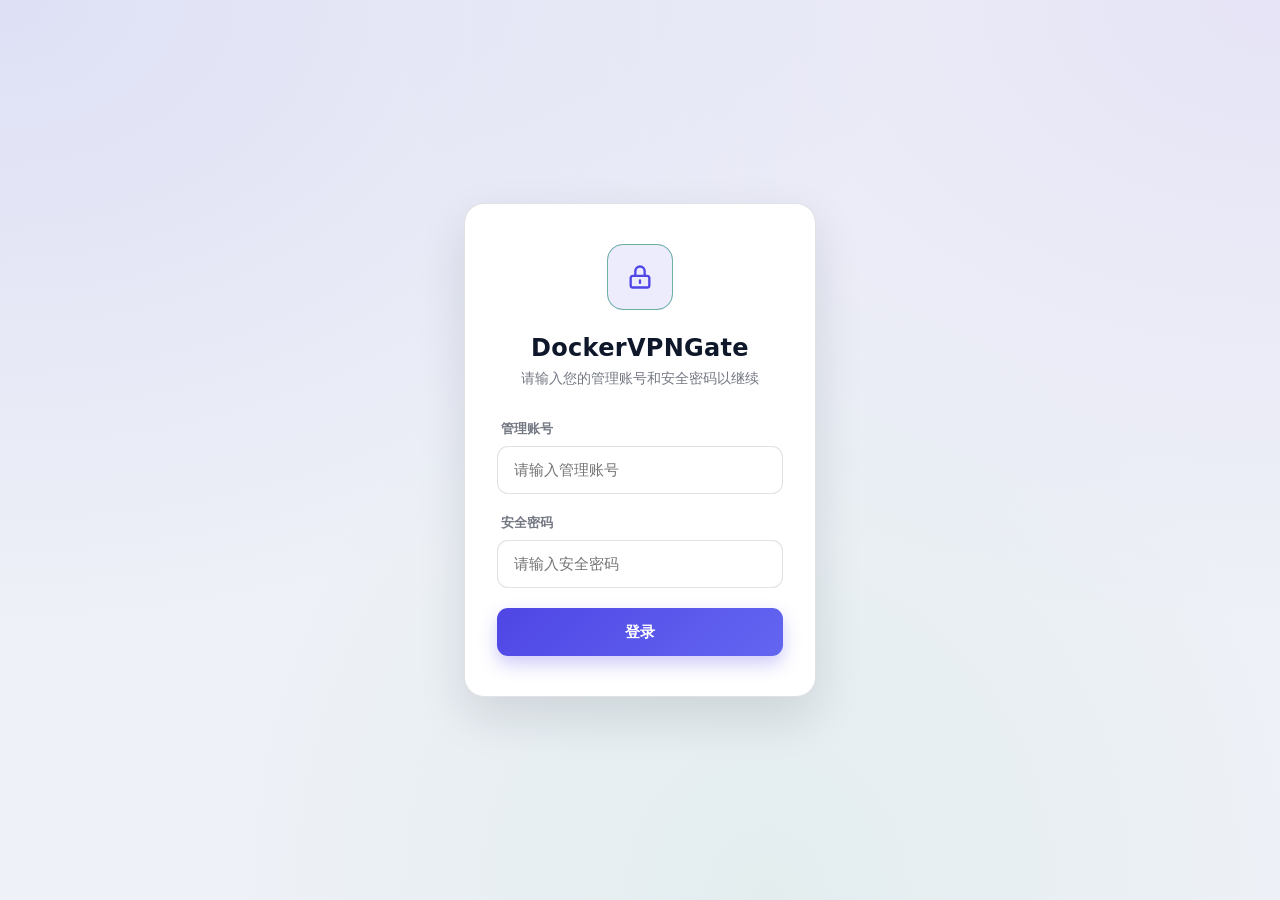
<file: web/login.html>
<!DOCTYPE html>
<html lang="zh-CN">
<head>
  <meta charset="UTF-8">
  <meta name="viewport" content="width=device-width, initial-scale=1.0">
  <title>DockerVPNGate - 安全登录</title>
  <style>
    :root {
      --bg: #eef1f7;
      --bg-surface: #ffffff;
      --border-color: rgba(15, 23, 42, 0.12);
      --text-primary: #0f172a;
      --text-secondary: rgba(15, 23, 42, 0.58);
      --primary: #4f46e5;
      --primary-2: #6366f1;
      --primary-gradient: linear-gradient(135deg, #4f46e5 0%, #6366f1 100%);
      --primary-hover: linear-gradient(135deg, #4338ca 0%, #4f46e5 100%);
      --success: #16a34a;
      --danger: #dc2626;
    }

    body {
      margin: 0;
      padding: 0;
      font-family: Inter, ui-sans-serif, system-ui, -apple-system, BlinkMacSystemFont, "Segoe UI", "PingFang SC", "Microsoft YaHei", sans-serif;
      background-color: var(--bg);
      background-image:
        radial-gradient(at 0% 0%, rgba(79, 70, 229, 0.10) 0px, transparent 50%),
        radial-gradient(at 100% 0%, rgba(124, 58, 237, 0.07) 0px, transparent 50%),
        radial-gradient(at 60% 100%, rgba(22, 163, 74, 0.05) 0px, transparent 50%);
      height: 100vh;
      display: flex;
      align-items: center;
      justify-content: center;
      overflow: hidden;
    }

    .login-container {
      width: 100%;
      max-width: 400px;
      padding: 24px;
      box-sizing: border-box;
    }

    .login-card {
      background: var(--bg-surface);
      border: 1px solid var(--border-color);
      border-radius: 20px;
      padding: 40px 32px;
      box-shadow: 0 20px 48px rgba(15, 23, 42, 0.12);
      text-align: center;
      transition: all 0.3s cubic-bezier(0.4, 0, 0.2, 1);
    }

    .brand-logo {
      width: 64px;
      height: 64px;
      background: rgba(79, 70, 229, 0.1);
      border: 1px solid rgba(79, 70, 229, 0.28);
      border-radius: 16px;
      display: flex;
      align-items: center;
      justify-content: center;
      margin: 0 auto 24px auto;
      color: var(--primary);
      position: relative;
    }

    .brand-logo::after {
      content: '';
      position: absolute;
      width: 100%;
      height: 100%;
      border-radius: 16px;
      border: 1px solid var(--success);
      opacity: 0.5;
      animation: ripple 2s infinite ease-out;
    }

    @keyframes ripple {
      0% { transform: scale(1); opacity: 0.5; }
      100% { transform: scale(1.3); opacity: 0; }
    }

    .login-title {
      font-size: 24px;
      font-weight: 700;
      color: var(--text-primary);
      margin: 0 0 8px 0;
      letter-spacing: 0.3px;
    }

    .login-subtitle {
      font-size: 14px;
      color: var(--text-secondary);
      margin: 0 0 32px 0;
    }

    .form-group {
      margin-bottom: 20px;
      text-align: left;
    }

    .form-label {
      display: block;
      font-size: 13px;
      font-weight: 600;
      color: var(--text-secondary);
      margin-bottom: 8px;
      margin-left: 4px;
    }

    .input-wrapper {
      position: relative;
    }

    .input-field {
      width: 100%;
      height: 48px;
      background: #ffffff;
      border: 1px solid var(--border-color);
      border-radius: 11px;
      padding: 0 16px;
      box-sizing: border-box;
      color: var(--text-primary);
      font-family: inherit;
      font-size: 15px;
      outline: none;
      transition: all 0.2s ease;
    }

    .input-field:focus {
      border-color: var(--primary);
      box-shadow: 0 0 0 4px rgba(79, 70, 229, 0.14);
    }

    .error-message {
      color: var(--danger);
      font-size: 13px;
      margin-top: 8px;
      min-height: 18px;
      text-align: left;
      margin-left: 4px;
      display: none;
    }

    .login-btn {
      width: 100%;
      height: 48px;
      background: var(--primary-gradient);
      border: none;
      border-radius: 11px;
      color: white;
      font-family: inherit;
      font-size: 15px;
      font-weight: 700;
      cursor: pointer;
      transition: all 0.2s ease;
      display: flex;
      align-items: center;
      justify-content: center;
      gap: 8px;
      box-shadow: 0 8px 18px rgba(79, 70, 229, 0.28);
    }

    .login-btn:hover {
      background: var(--primary-hover);
      transform: translateY(-1px);
      box-shadow: 0 10px 22px rgba(79, 70, 229, 0.34);
    }

    .login-btn:active {
      transform: translateY(1px);
    }

    .login-btn:disabled {
      opacity: 0.6;
      cursor: not-allowed;
      transform: none !important;
    }
  </style>
</head>
<body>
  <div class="login-container">
    <div class="login-card">
      <div class="brand-logo">
        <svg xmlns="http://www.w3.org/2000/svg" width="28" height="28" fill="none" viewBox="0 0 24 24" stroke="currentColor" stroke-width="2">
          <path stroke-linecap="round" stroke-linejoin="round" d="M12 15v2m-6 4h12a2 2 0 002-2v-6a2 2 0 00-2-2H6a2 2 0 00-2 2v6a2 2 0 002 2zm10-10V7a4 4 0 00-8 0v4h8z" />
        </svg>
      </div>
      <h2 class="login-title">DockerVPNGate</h2>
      <p class="login-subtitle">请输入您的管理账号和安全密码以继续</p>
      
      <form id="login_form" onsubmit="handleLogin(event)">
        <div class="form-group">
          <label class="form-label" for="username">管理账号</label>
          <div class="input-wrapper">
            <input type="text" id="username" name="username" class="input-field" placeholder="请输入管理账号" required autocomplete="username">
          </div>
        </div>
        <div class="form-group" style="margin-top: 16px;">
          <label class="form-label" for="password">安全密码</label>
          <div class="input-wrapper">
            <input type="password" id="password" name="password" class="input-field" placeholder="请输入安全密码" required autocomplete="current-password">
          </div>
          <div id="error_text" class="error-message"></div>
        </div>
        
        <button type="submit" id="submit_btn" class="login-btn">
          <span>登录</span>
        </button>
      </form>
    </div>
  </div>

  <script>
    async function handleLogin(e) {
      e.preventDefault();
      const uname = document.getElementById("username").value.trim();
      const pwd = document.getElementById("password").value;
      const errorText = document.getElementById("error_text");
      const submitBtn = document.getElementById("submit_btn");
      
      errorText.style.display = "none";
      submitBtn.disabled = true;
      submitBtn.querySelector("span").textContent = "正在验证...";
      
      try {
        const response = await fetch("./api/login", {
          method: "POST",
          headers: { "Content-Type": "application/json" },
          body: JSON.stringify({ username: uname, password: pwd })
        });
        
        const data = await response.json();
        if (response.ok && data.ok) {
          window.location.reload();
        } else {
          errorText.textContent = data.error || "账号或密码不正确，请重新输入";
          errorText.style.display = "block";
          submitBtn.disabled = false;
          submitBtn.querySelector("span").textContent = "登录";
        }
      } catch (err) {
        errorText.textContent = "连接服务器失败，请稍后重试";
        errorText.style.display = "block";
        submitBtn.disabled = false;
        submitBtn.querySelector("span").textContent = "登录";
      }
    }
  </script>
</body>
</html>
</file>
